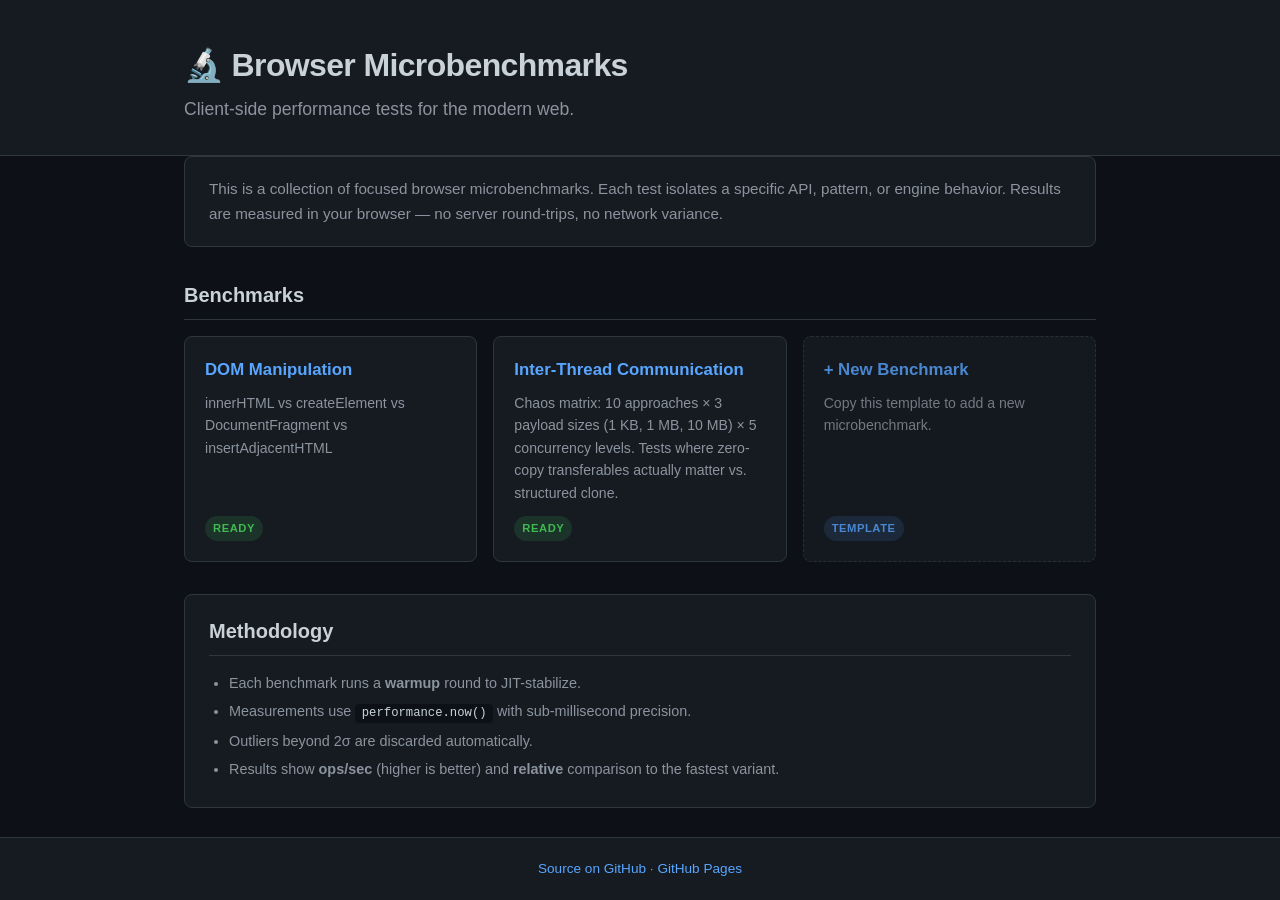
<file: index.html>
<!DOCTYPE html>
<html lang="en">
<head>
  <meta charset="UTF-8">
  <meta name="viewport" content="width=device-width, initial-scale=1.0">
  <title>Browser Microbenchmarks</title>
  <link rel="stylesheet" href="css/style.css">
</head>
<body>
  <header>
    <div class="container">
      <h1>🔬 Browser Microbenchmarks</h1>
      <p>Client-side performance tests for the modern web.</p>
    </div>
  </header>

  <main class="container">
    <section class="intro">
      <p>
        This is a collection of focused browser microbenchmarks. Each test isolates a specific
        API, pattern, or engine behavior. Results are measured in your browser — no server round-trips,
        no network variance.
      </p>
    </section>

    <section class="benchmarks-list">
      <h2>Benchmarks</h2>
      <div class="benchmarks-grid" id="benchmarks-grid">
        <!-- Benchmarks will be listed here -->
        <a href="benchmarks/dom-manipulation.html" class="benchmark-card">
          <h3>DOM Manipulation</h3>
          <p>innerHTML vs createElement vs DocumentFragment vs insertAdjacentHTML</p>
          <span class="status ready">ready</span>
        </a>

        <a href="benchmarks/inter-thread-communication.html" class="benchmark-card">
          <h3>Inter-Thread Communication</h3>
          <p>Chaos matrix: 10 approaches × 3 payload sizes (1 KB, 1 MB, 10 MB) × 5 concurrency levels. Tests where zero-copy transferables actually matter vs. structured clone.</p>
          <span class="status ready">ready</span>
        </a>

        <a href="benchmarks/template.html" class="benchmark-card template">
          <h3>+ New Benchmark</h3>
          <p>Copy this template to add a new microbenchmark.</p>
          <span class="status template">template</span>
        </a>
      </div>
    </section>

    <section class="methodology">
      <h2>Methodology</h2>
      <ul>
        <li>Each benchmark runs a <strong>warmup</strong> round to JIT-stabilize.</li>
        <li>Measurements use <code>performance.now()</code> with sub-millisecond precision.</li>
        <li>Outliers beyond 2&sigma; are discarded automatically.</li>
        <li>Results show <strong>ops/sec</strong> (higher is better) and <strong>relative</strong> comparison to the fastest variant.</li>
      </ul>
    </section>
  </main>

  <footer>
    <div class="container">
      <p>
        <a href="https://github.com/nickcoury/browser-microbenchmarks">Source on GitHub</a>
        &middot;
        <a href="https://nickcoury.github.io/browser-microbenchmarks/">GitHub Pages</a>
      </p>
    </div>
  </footer>
</body>
</html>
</file>
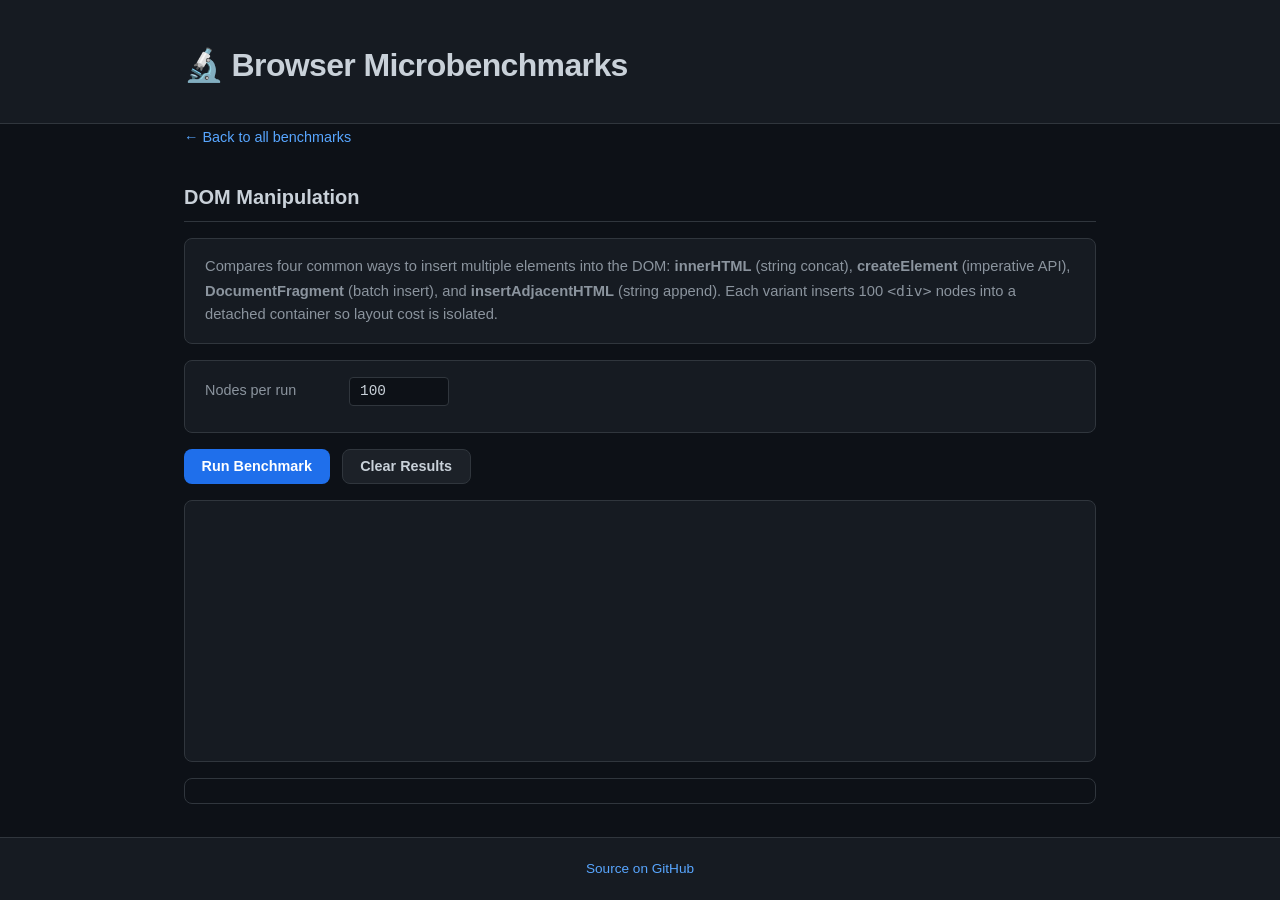
<file: benchmarks/dom-manipulation.html>
<!DOCTYPE html>
<html lang="en">
<head>
  <meta charset="UTF-8">
  <meta name="viewport" content="width=device-width, initial-scale=1.0">
  <title>DOM Manipulation — Browser Microbenchmarks</title>
  <link rel="stylesheet" href="../css/style.css">
</head>
<body class="benchmark-page">
  <header>
    <div class="container">
      <h1>🔬 Browser Microbenchmarks</h1>
    </div>
  </header>

  <main class="container">
    <a href="../index.html" class="back-link">← Back to all benchmarks</a>
    <h2>DOM Manipulation</h2>

    <section class="description">
      <p>
        Compares four common ways to insert multiple elements into the DOM:
        <strong>innerHTML</strong> (string concat), <strong>createElement</strong> (imperative API),
        <strong>DocumentFragment</strong> (batch insert), and <strong>insertAdjacentHTML</strong> (string append).
        Each variant inserts 100 <code>&lt;div&gt;</code> nodes into a detached container so layout cost is isolated.
      </p>
    </section>

    <section class="config-panel">
      <div class="config-row">
        <label for="node-count">Nodes per run</label>
        <input type="number" id="node-count" value="100" min="1" max="10000">
      </div>
    </section>

    <div class="controls">
      <button id="run-btn" class="btn">Run Benchmark</button>
      <button id="clear-btn" class="btn btn-secondary">Clear Results</button>
    </div>

    <div id="table"></div>
    <div class="chart-container">
      <canvas id="chart" style="width:100%;height:220px;"></canvas>
    </div>

    <pre id="log" class="log"></pre>
  </main>

  <footer>
    <div class="container">
      <p>
        <a href="https://github.com/nickcoury/browser-microbenchmarks">Source on GitHub</a>
      </p>
    </div>
  </footer>

  <script src="../js/benchmark.js"></script>
  <script>
    const nodeCount = () => parseInt(document.getElementById('node-count').value, 10);
    const runner = new BenchmarkRunner({ logEl: document.getElementById('log') });

    let container;

    runner.add('innerHTML', () => {
      let html = '';
      for (let i = 0; i < nodeCount(); i++) {
        html += '<div class="item" data-i="' + i + '">Item ' + i + '</div>';
      }
      container.innerHTML = html;
    }, {
      setup: () => { container = document.createElement('div'); },
      teardown: () => { container = null; }
    });

    runner.add('createElement', () => {
      for (let i = 0; i < nodeCount(); i++) {
        const el = document.createElement('div');
        el.className = 'item';
        el.dataset.i = String(i);
        el.textContent = 'Item ' + i;
        container.appendChild(el);
      }
    }, {
      setup: () => { container = document.createElement('div'); },
      teardown: () => { container = null; }
    });

    runner.add('DocumentFragment', () => {
      const frag = document.createDocumentFragment();
      for (let i = 0; i < nodeCount(); i++) {
        const el = document.createElement('div');
        el.className = 'item';
        el.dataset.i = String(i);
        el.textContent = 'Item ' + i;
        frag.appendChild(el);
      }
      container.appendChild(frag);
    }, {
      setup: () => { container = document.createElement('div'); },
      teardown: () => { container = null; }
    });

    runner.add('insertAdjacentHTML', () => {
      let html = '';
      for (let i = 0; i < nodeCount(); i++) {
        html += '<div class="item" data-i="' + i + '">Item ' + i + '</div>';
      }
      container.insertAdjacentHTML('beforeend', html);
    }, {
      setup: () => { container = document.createElement('div'); },
      teardown: () => { container = null; }
    });

    document.getElementById('run-btn').addEventListener('click', async () => {
      document.getElementById('run-btn').disabled = true;
      document.getElementById('log').textContent = '';
      const results = await runner.run();
      renderResults(results, document.getElementById('table'), document.getElementById('chart'));
      document.getElementById('run-btn').disabled = false;
    });

    document.getElementById('clear-btn').addEventListener('click', () => {
      document.getElementById('table').innerHTML = '';
      document.getElementById('log').textContent = '';
      const c = document.getElementById('chart');
      c.getContext('2d').clearRect(0, 0, c.width, c.height);
    });
  </script>
</body>
</html>
</file>
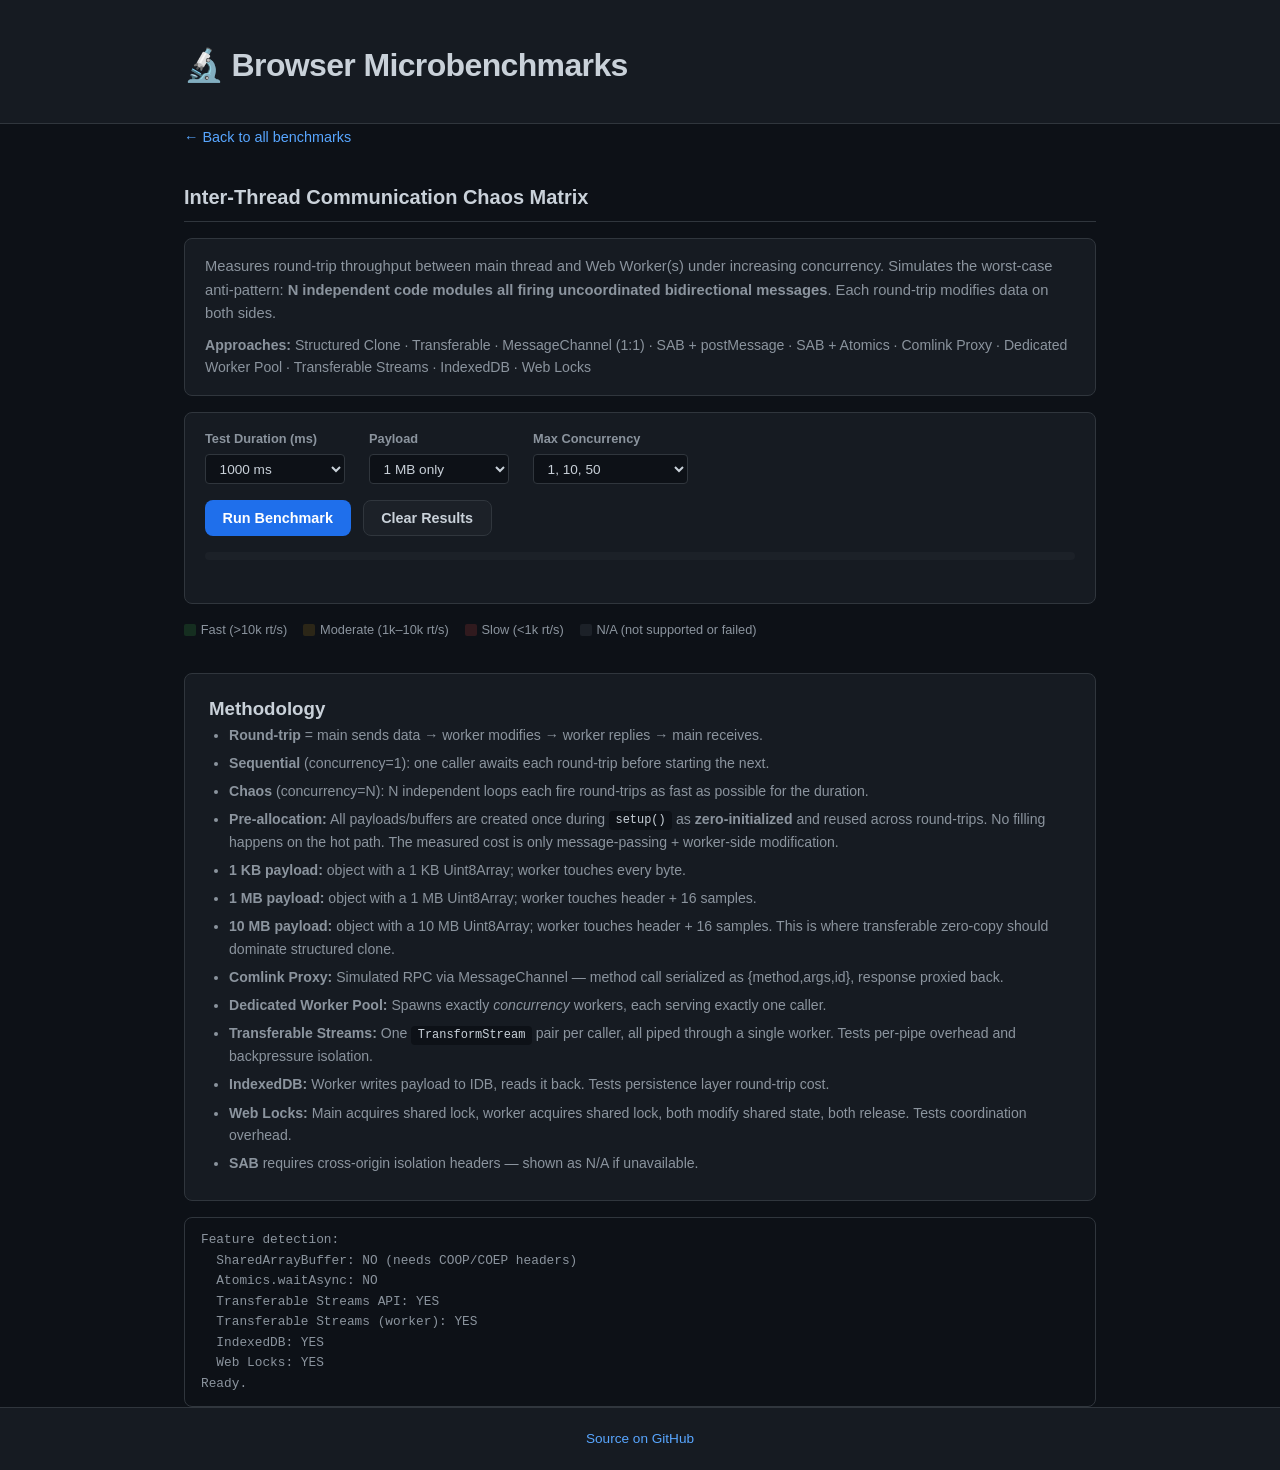
<file: benchmarks/inter-thread-communication.html>
<!DOCTYPE html>
<html lang="en">
<head>
  <meta charset="UTF-8">
  <meta name="viewport" content="width=device-width, initial-scale=1.0">
  <title>Inter-Thread Communication Chaos Matrix — Browser Microbenchmarks</title>
  <link rel="stylesheet" href="../css/style.css">
  <style>
    .matrix-table { width: 100%; border-collapse: collapse; font-size: 0.82rem; margin: 1rem 0; }
    .matrix-table th, .matrix-table td { padding: 0.45rem 0.5rem; border: 1px solid var(--border); text-align: center; }
    .matrix-table th { background: var(--surface-2); color: var(--text-muted); font-weight: 600; font-size: 0.75rem; text-transform: uppercase; }
    .matrix-table td:first-child, .matrix-table th:first-child { text-align: left; font-weight: 600; }
    .matrix-table .approach-name { color: var(--accent); }
    .cell-value { font-family: var(--mono); font-weight: 600; }
    .cell-suffix { font-size: 0.68rem; color: var(--text-muted); }
    .heat-fast { background: rgba(63,185,80,0.18); color: #3fb950; }
    .heat-mid { background: rgba(217,163,25,0.15); color: #d9a319; }
    .heat-slow { background: rgba(248,81,73,0.15); color: #f85149; }
    .heat-na { background: var(--surface-2); color: var(--text-muted); font-style: italic; }
    .controls-group { display: flex; gap: 1.5rem; flex-wrap: wrap; margin-bottom: 1rem; }
    .control { display: flex; flex-direction: column; gap: 0.3rem; }
    .control label { font-size: 0.8rem; color: var(--text-muted); font-weight: 600; }
    .control select, .control input { background: var(--bg); border: 1px solid var(--border); color: var(--text); padding: 0.35rem 0.6rem; border-radius: 4px; font-size: 0.85rem; }
    .progress-bar { width: 100%; height: 8px; background: var(--surface-2); border-radius: 4px; overflow: hidden; margin: 0.5rem 0; }
    .progress-fill { height: 100%; background: var(--accent); width: 0%; transition: width 0.2s; }
    .legend { display: flex; gap: 1rem; font-size: 0.8rem; color: var(--text-muted); margin-top: 0.5rem; flex-wrap: wrap; }
    .legend span { display: inline-flex; align-items: center; gap: 0.3rem; }
    .swatch { width: 12px; height: 12px; border-radius: 2px; display: inline-block; }
  </style>
</head>
<body class="benchmark-page">
  <header>
    <div class="container">
      <h1>🔬 Browser Microbenchmarks</h1>
    </div>
  </header>

  <main class="container">
    <a href="../index.html" class="back-link">← Back to all benchmarks</a>
    <h2>Inter-Thread Communication Chaos Matrix</h2>

    <section class="description">
      <p>
        Measures round-trip throughput between main thread and Web Worker(s) under increasing concurrency.
        Simulates the worst-case anti-pattern: <strong>N independent code modules all firing uncoordinated
        bidirectional messages</strong>. Each round-trip modifies data on both sides.
      </p>
      <p style="margin-top:0.5rem;color:var(--text-muted);font-size:0.88rem;">
        <strong>Approaches:</strong> Structured Clone · Transferable · MessageChannel (1:1) ·
        SAB + postMessage · SAB + Atomics · Comlink Proxy · Dedicated Worker Pool · Transferable Streams ·
        IndexedDB · Web Locks
      </p>
    </section>

    <section class="config-panel">
      <div class="controls-group">
        <div class="control">
          <label>Test Duration (ms)</label>
          <select id="duration">
            <option value="500">500 ms</option>
            <option value="1000" selected>1000 ms</option>
            <option value="2000">2000 ms</option>
            <option value="3000">3000 ms</option>
          </select>
        </div>
        <div class="control">
          <label>Payload</label>
          <select id="payload-mode">
            <option value="both">Both sizes</option>
            <option value="small">1 KB only</option>
            <option value="medium" selected>1 MB only</option>
            <option value="large">10 MB only</option>
          </select>
        </div>
        <div class="control">
          <label>Max Concurrency</label>
          <select id="max-concurrency">
            <option value="10">1, 10</option>
            <option value="50" selected>1, 10, 50</option>
            <option value="100">1, 10, 50, 100</option>
            <option value="200">1, 10, 50, 100, 200</option>
          </select>
        </div>
      </div>
      <div class="controls">
        <button id="run-btn" class="btn">Run Benchmark</button>
        <button id="clear-btn" class="btn btn-secondary">Clear Results</button>
      </div>
      <div class="progress-bar"><div id="progress-fill" class="progress-fill"></div></div>
      <div id="status" style="font-size:0.8rem;color:var(--text-muted);min-height:1.2rem;"></div>
    </section>

    <div id="results"></div>

    <div class="legend">
      <span><span class="swatch heat-fast"></span> Fast (&gt;10k rt/s)</span>
      <span><span class="swatch heat-mid"></span> Moderate (1k–10k rt/s)</span>
      <span><span class="swatch heat-slow"></span> Slow (&lt;1k rt/s)</span>
      <span><span class="swatch heat-na"></span> N/A (not supported or failed)</span>
    </div>

    <section class="methodology" style="margin-top:2rem;">
      <h3>Methodology</h3>
      <ul style="margin-left:1.25rem;color:var(--text-muted);font-size:0.88rem;">
        <li><strong>Round-trip</strong> = main sends data → worker modifies → worker replies → main receives.</li>
        <li><strong>Sequential</strong> (concurrency=1): one caller awaits each round-trip before starting the next.</li>
        <li><strong>Chaos</strong> (concurrency=N): N independent loops each fire round-trips as fast as possible for the duration.</li>
        <li><strong>Pre-allocation:</strong> All payloads/buffers are created once during <code>setup()</code> as <strong>zero-initialized</strong> and reused across round-trips. No filling happens on the hot path. The measured cost is only message-passing + worker-side modification.</li>
        <li><strong>1 KB payload:</strong> object with a 1 KB Uint8Array; worker touches every byte.</li>
        <li><strong>1 MB payload:</strong> object with a 1 MB Uint8Array; worker touches header + 16 samples.</li>
        <li><strong>10 MB payload:</strong> object with a 10 MB Uint8Array; worker touches header + 16 samples. This is where transferable zero-copy should dominate structured clone.</li>
        <li><strong>Comlink Proxy:</strong> Simulated RPC via MessageChannel — method call serialized as {method,args,id}, response proxied back.</li>
        <li><strong>Dedicated Worker Pool:</strong> Spawns exactly <em>concurrency</em> workers, each serving exactly one caller.</li>
        <li><strong>Transferable Streams:</strong> One <code>TransformStream</code> pair per caller, all piped through a single worker. Tests per-pipe overhead and backpressure isolation.</li>
        <li><strong>IndexedDB:</strong> Worker writes payload to IDB, reads it back. Tests persistence layer round-trip cost.</li>
        <li><strong>Web Locks:</strong> Main acquires shared lock, worker acquires shared lock, both modify shared state, both release. Tests coordination overhead.</li>
        <li><strong>SAB</strong> requires cross-origin isolation headers — shown as N/A if unavailable.</li>
      </ul>
    </section>

    <pre id="log" class="log"></pre>
  </main>

  <footer>
    <div class="container">
      <p><a href="https://github.com/nickcoury/browser-microbenchmarks">Source on GitHub</a></p>
    </div>
  </footer>

<script>
// ===================== Inline Worker =====================
const WORKER_CODE = `
const ports = new Map();
let sab = null;
let sabMeta = null;
let sabSlotSize = 0;
let sabCount = 0;

const api = {
  process(data, size) {
    let result = data;
    if (result && result.buffer) modifyBuffer(result.buffer, size);
    if (result instanceof ArrayBuffer) modifyBuffer(result, size);
    return result;
  }
};

let streamWriter = null;

self.onmessage = function(e) {
  const d = e.data;
  if (!d) return;

  if (d.cmd === 'init-port') {
    const port = d.port;
    const pid = d.portId;
    ports.set(pid, port);
    port.onmessage = ev => handleRequest(ev.data, port);
    return;
  }
  if (d.cmd === 'init-sab') {
    sab = d.sab;
    sabSlotSize = d.slotSize;
    sabCount = d.count;
    return;
  }
  if (d.cmd === 'init-sab-atomics') {
    sab = d.sab;
    sabMeta = new Int32Array(d.meta);
    sabSlotSize = d.slotSize;
    sabCount = d.count;
    startAtomicLoop();
    return;
  }
  if (d.cmd === 'init-stream') {
    startStreamWorker(d.writable, d.readableBack);
    return;
  }
  if (d.cmd === 'init-streams') {
    // Array of { readable, writable } pairs — one per caller
    for (const pair of d.pairs) {
      startStreamWorker(pair.readable, pair.writable);
    }
    return;
  }
  if (d.cmd === 'init-comlink-port') {
    const port = d.port;
    port.onmessage = ev => handleComlink(ev.data, port);
    return;
  }
  if (d.type) handleRequest(d, 'self');
};

function handleRequest(data, replyTarget) {
  const { type, id, payload, offset, size } = data;
  let result = payload;

  if (type === 'structured-clone') {
    if (result && result.buffer) modifyBuffer(result.buffer, size);
    result = { ...result, counter: (result.counter || 0) + 1 };
  } else if (type === 'transferable') {
    modifyBuffer(result, size);
  } else if (type === 'sab-postmessage') {
    if (sab) {
      const view = new Uint8Array(sab, offset, size);
      modifyBuffer(view, size);
    }
  }

  const response = { id, payload: result };
  const transfer = (type === 'transferable' && result instanceof ArrayBuffer) ? [result] : [];

  if (replyTarget === 'self') self.postMessage(response, transfer);
  else replyTarget.postMessage(response, transfer);
}

function handleComlink(data, port) {
  const { id, method, args, size } = data;
  const fn = api[method];
  let result = fn ? fn.apply(api, args) : null;
  const transfer = (result instanceof ArrayBuffer) ? [result] : [];
  port.postMessage({ id, result }, transfer);
}

function modifyBuffer(buf, size) {
  const view = (buf instanceof ArrayBuffer) ? new Uint8Array(buf) : buf;
  if (size <= 1024) {
    for (let i = 0; i < view.length; i++) view[i] = (view[i] + 1) % 256;
  } else {
    const step = Math.max(1, Math.floor(view.length / 16));
    for (let i = 0; i < view.length; i += step) view[i] = (view[i] + 1) % 256;
    for (let i = 0; i < Math.min(1024, view.length); i += 64) view[i] = (view[i] + 1) % 256;
  }
}

function startAtomicLoop() {
  (async function loop() {
    while (true) {
      let didWork = false;
      for (let i = 0; i < sabCount; i++) {
        if (Atomics.load(sabMeta, i) === 1) {
          const off = i * sabSlotSize;
          modifyBuffer(new Uint8Array(sab, off, sabSlotSize), sabSlotSize);
          Atomics.store(sabMeta, i + sabCount, 1);
          Atomics.notify(sabMeta, i + sabCount, 1);
          Atomics.store(sabMeta, i, 0);
          didWork = true;
        }
      }
      if (!didWork) await new Promise(r => setTimeout(r, 0));
    }
  })();
}

async function startStreamWorker(writableFromMain, readableBackToMain) {
  const reader = writableFromMain.getReader();
  const writer = readableBackToMain.getWriter();

  try {
    while (true) {
      const { done, value } = await reader.read();
      if (done) break;
      const { id, payload, size } = value;
      let result = payload;
      if (result && result.buffer) modifyBuffer(result.buffer, size);
      await writer.write({ id, payload: result });
    }
  } finally {
    await writer.close();
  }
}
`;

const workerBlob = new Blob([WORKER_CODE], { type: 'application/javascript' });
const workerUrl = URL.createObjectURL(workerBlob);

// ===================== Feature Detection =====================
const hasSAB = typeof SharedArrayBuffer !== 'undefined';
const hasSABA = hasSAB && typeof Atomics !== 'undefined' && typeof Atomics.waitAsync === 'function';
const hasStreamsAPI = typeof ReadableStream !== 'undefined' && typeof WritableStream !== 'undefined' && typeof TransformStream !== 'undefined';
let hasStreams = hasStreamsAPI;

// Real transferability test: Safari has the API but doesn't support postMessage transfer
async function testStreamTransferability() {
  if (!hasStreamsAPI) return false;
  try {
    const testCode = `
      self.onmessage = async e => {
        try {
          const reader = e.data.r.getReader();
          const { value } = await reader.read();
          self.postMessage({ ok: value === 42 });
        } catch (err) {
          self.postMessage({ ok: false, err: err.message });
        }
      };
    `;
    const testBlob = new Blob([testCode], { type: 'application/javascript' });
    const testUrl = URL.createObjectURL(testBlob);
    const worker = new Worker(testUrl);
    const ts = new TransformStream();
    const writer = ts.writable.getWriter();
    worker.postMessage({ r: ts.readable }, [ts.readable]);
    writer.write(42);
    writer.close();
    const result = await new Promise((resolve) => {
      worker.onmessage = e => resolve(e.data);
      setTimeout(() => resolve({ ok: false, err: 'timeout' }), 500);
    });
    worker.terminate();
    URL.revokeObjectURL(testUrl);
    return result.ok === true;
  } catch (e) {
    return false;
  }
}

function log(msg) {
  const el = document.getElementById('log');
  el.textContent += msg + '\n';
  el.scrollTop = el.scrollHeight;
  console.log(msg);
}

function setStatus(msg) { document.getElementById('status').textContent = msg; }
function setProgress(pct) { document.getElementById('progress-fill').style.width = pct + '%'; }

// ===================== Payload Builders =====================
let counter = 0;
function makeSmallPayload() {
  return { counter: ++counter, ts: performance.now(), buffer: new Uint8Array(1024 - 64) };
}
function makeLargePayload(size) {
  return { counter: ++counter, ts: performance.now(), meta: { v: 1 }, buffer: new Uint8Array(size - 64) };
}
function makeBuffer(size) { return new ArrayBuffer(size); }
function makePayload(size) {
  return size <= 1024 ? makeSmallPayload() : makeLargePayload(size);
}

// ===================== Approach Base =====================
class Approach {
  constructor(name) { this.name = name; }
  async setup(c, size) { }
  async teardown() { }
  async roundTrip(slotIndex, size) { throw new Error('implement: ' + this.name); }
}

// ===================== 1. Structured Clone =====================
class StructuredClone extends Approach {
  async setup(c, size) {
    this.worker = new Worker(workerUrl);
    this.pending = new Map();
    this.worker.onmessage = e => {
      const cb = this.pending.get(e.data.id);
      if (cb) { this.pending.delete(e.data.id); cb(e.data.payload); }
    };
    // Pre-allocate payloads so round-trip only measures message-passing + modification
    this.buffers = [];
    for (let i = 0; i < c; i++) {
      this.buffers.push(makePayload(size));
    }
  }
  async teardown() { this.worker.terminate(); }
  roundTrip(slotIndex, size) {
    return new Promise(resolve => {
      const id = ++this._id || (this._id = 1);
      this.pending.set(id, resolve);
      const payload = this.buffers[slotIndex];
      payload.counter++;
      payload.ts = performance.now();
      this.worker.postMessage({ type: 'structured-clone', id, payload, size });
    });
  }
}

// ===================== 2. Transferable =====================
class Transferable extends Approach {
  async setup(c, size) {
    this.worker = new Worker(workerUrl);
    this.pending = new Map();
    this.worker.onmessage = e => {
      const cb = this.pending.get(e.data.id);
      if (cb) { this.pending.delete(e.data.id); cb(e.data.payload); }
    };
    // Pre-allocate buffers so round-trip only measures transfer + modification
    this.buffers = [];
    for (let i = 0; i < c; i++) {
      this.buffers.push(makeBuffer(size));
    }
  }
  async teardown() { this.worker.terminate(); }
  roundTrip(slotIndex, size) {
    return new Promise(resolve => {
      const id = ++this._id || (this._id = 1);
      const buf = this.buffers[slotIndex];
      // Capture transferred buffer back into the pool on return
      this.pending.set(id, (returnedBuf) => {
        this.buffers[slotIndex] = returnedBuf;
        resolve(returnedBuf);
      });
      this.worker.postMessage({ type: 'transferable', id, payload: buf, size }, [buf]);
    });
  }
}

// ===================== 3. MessageChannel (1:1 port per caller) =====================
class MessageChannelApproach extends Approach {
  async setup(c, size) {
    this.worker = new Worker(workerUrl);
    this.ports = [];
    this.pending = [];
    this.buffers = [];
    for (let i = 0; i < c; i++) {
      const mc = new MessageChannel();
      this.worker.postMessage({ cmd: 'init-port', port: mc.port2, portId: i }, [mc.port2]);
      const pend = new Map();
      this.pending.push(pend);
      mc.port1.onmessage = e => {
        const cb = pend.get(e.data.id);
        if (cb) { pend.delete(e.data.id); cb(e.data.payload); }
      };
      mc.port1.start();
      this.ports.push(mc.port1);
      this.buffers.push(makePayload(size));
    }
  }
  async teardown() { this.worker.terminate(); }
  roundTrip(slotIndex, size) {
    return new Promise(resolve => {
      const port = this.ports[slotIndex % this.ports.length];
      const pend = this.pending[slotIndex % this.pending.length];
      const id = ++this._id || (this._id = 1);
      pend.set(id, resolve);
      const payload = this.buffers[slotIndex % this.buffers.length];
      payload.counter++;
      payload.ts = performance.now();
      port.postMessage({ type: 'structured-clone', id, payload, size });
    });
  }
}

// ===================== 4. SAB + postMessage (shared memory, message notification) =====================
class SABPostMessage extends Approach {
  async setup(c, size) {
    if (!hasSAB) return;
    this.size = size;
    const slotSize = Math.max(size, 1024);
    this.slotSize = slotSize;
    this.sab = new SharedArrayBuffer(slotSize * c + 64);
    this.worker = new Worker(workerUrl);
    this.worker.postMessage({ cmd: 'init-sab', sab: this.sab, slotSize, count: c });
    this.pending = new Map();
    this.worker.onmessage = e => {
      const cb = this.pending.get(e.data.id);
      if (cb) { this.pending.delete(e.data.id); cb(); }
    };
  }
  async teardown() { if (this.worker) this.worker.terminate(); }
  roundTrip(slotIndex, size) {
    return new Promise(resolve => {
      const id = ++this._id || (this._id = 1);
      this.pending.set(id, resolve);
      const offset = slotIndex * this.slotSize;
      const view = new Uint8Array(this.sab, offset, size);
      this.worker.postMessage({ type: 'sab-postmessage', id, offset, size });
    });
  }
}

// ===================== 5. SAB + Atomics (lock-free wait/notify) =====================
class SABAtomics extends Approach {
  async setup(c, size) {
    if (!hasSABA) return;
    this.size = size;
    const slotSize = Math.max(size, 1024);
    this.slotSize = slotSize;
    this.count = c;
    this.sab = new SharedArrayBuffer(slotSize * c + c * 2 * 4 + 64);
    this.meta = new Int32Array(this.sab, slotSize * c, c * 2);
    this.worker = new Worker(workerUrl);
    this.worker.postMessage({ cmd: 'init-sab-atomics', sab: this.sab, meta: this.meta, slotSize, count: c });
  }
  async teardown() { if (this.worker) this.worker.terminate(); }
  async roundTrip(slotIndex, size) {
    const offset = slotIndex * this.slotSize;
    const view = new Uint8Array(this.sab, offset, size);
    Atomics.store(this.meta, slotIndex + this.count, 0);
    Atomics.store(this.meta, slotIndex, 1);
    Atomics.notify(this.meta, slotIndex, 1);
    const res = Atomics.waitAsync(this.meta, slotIndex + this.count, 0);
    if (res.async) await res.value;
    Atomics.store(this.meta, slotIndex + this.count, 0);
  }
}

// ===================== 6. Comlink Proxy (RPC wrapper overhead) =====================
class ComlinkProxy extends Approach {
  async setup(c, size) {
    this.worker = new Worker(workerUrl);
    this.ports = [];
    this.pending = [];
    this.buffers = [];
    for (let i = 0; i < c; i++) {
      const mc = new MessageChannel();
      this.worker.postMessage({ cmd: 'init-comlink-port', port: mc.port2 }, [mc.port2]);
      const pend = new Map();
      this.pending.push(pend);
      mc.port1.onmessage = e => {
        const cb = pend.get(e.data.id);
        if (cb) { pend.delete(e.data.id); cb(e.data.result); }
      };
      mc.port1.start();
      this.ports.push(mc.port1);
      this.buffers.push(makePayload(size));
    }
  }
  async teardown() { this.worker.terminate(); }
  roundTrip(slotIndex, size) {
    return new Promise(resolve => {
      const port = this.ports[slotIndex % this.ports.length];
      const pend = this.pending[slotIndex % this.pending.length];
      const id = ++this._id || (this._id = 1);
      pend.set(id, resolve);
      const payload = this.buffers[slotIndex % this.buffers.length];
      payload.counter++;
      payload.ts = performance.now();
      // Comlink serializes as {id, method, args}
      port.postMessage({ id, method: 'process', args: [payload, size] });
    });
  }
}

// ===================== 7. Dedicated Worker Pool (1 worker per caller) =====================
class DedicatedWorkerPool extends Approach {
  async setup(c, size) {
    this.size = size;
    this.workers = [];
    this.pending = [];
    this.buffers = [];
    for (let i = 0; i < c; i++) {
      const worker = new Worker(workerUrl);
      const pend = new Map();
      this.pending.push(pend);
      worker.onmessage = e => {
        const cb = pend.get(e.data.id);
        if (cb) { pend.delete(e.data.id); cb(e.data.payload); }
      };
      this.workers.push(worker);
      this.buffers.push(makePayload(size));
    }
  }
  async teardown() { for (const w of this.workers) w.terminate(); }
  roundTrip(slotIndex, size) {
    return new Promise(resolve => {
      const worker = this.workers[slotIndex % this.workers.length];
      const pend = this.pending[slotIndex % this.pending.length];
      const id = ++this._id || (this._id = 1);
      pend.set(id, resolve);
      const payload = this.buffers[slotIndex % this.buffers.length];
      payload.counter++;
      payload.ts = performance.now();
      worker.postMessage({ type: 'structured-clone', id, payload, size });
    });
  }
}

// ===================== 8. Transferable Streams (dedicated pipe per caller) =====================
class TransferableStreams extends Approach {
  async setup(c, size) {
    if (!hasStreams) return;
    this.size = size;
    this.worker = new Worker(workerUrl);
    this.pending = [];      // pending maps per caller
    this.writers = [];      // writers to worker (one per caller)
    this.readers = [];      // readers from worker (one per caller)
    this._collecting = true;
    this.buffers = [];

    const pairsToTransfer = [];

    for (let i = 0; i < c; i++) {
      const mainToWorker = new TransformStream();
      const workerToMain = new TransformStream();

      // Main thread holds writer to worker, reader from worker
      this.writers.push(mainToWorker.writable.getWriter());
      this.readers.push(workerToMain.readable.getReader());
      this.pending.push(new Map());
      this.buffers.push(makePayload(size));

      // Transfer the opposite ends to the worker
      pairsToTransfer.push({
        readable: mainToWorker.readable,
        writable: workerToMain.writable
      });
    }

    this.worker.postMessage({ cmd: 'init-streams', pairs: pairsToTransfer },
      pairsToTransfer.flatMap(p => [p.readable, p.writable]));

    // Start response collectors
    for (let i = 0; i < c; i++) {
      this._collectLoop(i);
    }
  }

  async _collectLoop(idx) {
    const reader = this.readers[idx];
    const pending = this.pending[idx];
    try {
      while (this._collecting) {
        const { done, value } = await reader.read();
        if (done) break;
        const cb = pending.get(value.id);
        if (cb) { pending.delete(value.id); cb(value.payload); }
      }
    } catch (e) {
      log('TransferableStreams collector[' + idx + '] error: ' + e.message);
      this.broken = true;
    }
  }

  async teardown() {
    this._collecting = false;
    for (const w of this.writers) {
      try { await w.close(); } catch {}
    }
    for (const r of this.readers) {
      try { await r.cancel(); } catch {}
    }
    this.worker.terminate();
  }

  async roundTrip(slotIndex, size) {
    if (this.broken) {
      throw new Error('TransferableStreams pipe is broken — likely not supported in this browser');
    }
    const idx = slotIndex % this.writers.length;
    const id = ++this._id || (this._id = 1);
    const payload = this.buffers[idx];
    payload.counter++;
    payload.ts = performance.now();

    return new Promise((resolve, reject) => {
      const timer = setTimeout(() => {
        this.pending[idx].delete(id);
        reject(new Error('TransferableStreams round-trip timeout (>5s) — stream transfer not working in this browser'));
      }, 5000);

      this.pending[idx].set(id, (result) => {
        clearTimeout(timer);
        resolve(result);
      });

      this.writers[idx].write({ id, payload, size }).catch(err => {
        clearTimeout(timer);
        this.pending[idx].delete(id);
        this.broken = true;
        reject(err);
      });
    });
  }
}

// ===================== 9. IndexedDB =====================
class IndexedDBApproach extends Approach {
  async setup(c, size) {
    this.size = size;
    this.db = await openDB();
    this.pending = new Map();
    this._counter = 0;
    this.buffers = [];
    for (let i = 0; i < c; i++) {
      this.buffers.push(makePayload(size));
    }
  }
  async teardown() { this.db.close(); }
  roundTrip(slotIndex, size) {
    return new Promise((resolve, reject) => {
      const id = ++this._counter;
      const payload = this.buffers[slotIndex % this.buffers.length];
      payload.counter++;
      payload.ts = performance.now();
      const tx = this.db.transaction('bench', 'readwrite');
      const store = tx.objectStore('bench');
      const req = store.put(payload, id);
      req.onsuccess = () => {
        const getReq = store.get(id);
        getReq.onsuccess = () => resolve(getReq.result);
        getReq.onerror = () => reject(getReq.error);
      };
      req.onerror = () => reject(req.error);
    });
  }
}

function openDB() {
  return new Promise((resolve, reject) => {
    const req = indexedDB.open('bmc-idb', 1);
    req.onupgradeneeded = () => req.result.createObjectStore('bench');
    req.onsuccess = () => resolve(req.result);
    req.onerror = () => reject(req.error);
  });
}

// ===================== 10. Web Locks =====================
class WebLocks extends Approach {
  async setup(c, size) {
    this.size = size;
    this.lockName = 'bmc-lock-' + Math.random().toString(36).slice(2);
    this.sab = hasSAB ? new SharedArrayBuffer(4) : null;
    this.view = this.sab ? new Int32Array(this.sab) : null;
    this.buffers = [];
    for (let i = 0; i < c; i++) {
      this.buffers.push(makePayload(size));
    }
  }
  async teardown() { }
  roundTrip(slotIndex, size) {
    const payload = this.buffers[slotIndex % this.buffers.length];
    payload.counter++;
    payload.ts = performance.now();
    return new Promise(async (resolve) => {
      await navigator.locks.request(this.lockName, async () => {
        // Modify shared memory if available (simulates shared state)
        if (this.view) {
          this.view[0] = (this.view[0] + 1) & 0x7fffffff;
        }
        // Simulate a brief compute pass
        for (let i = 0; i < payload.buffer.length; i += 64) {
          payload.buffer[i] = (payload.buffer[i] + 1) % 256;
        }
        resolve(payload);
      });
    });
  }
}

// ===================== Benchmark Runner =====================
const APPROACHES = [
  { name: 'Structured Clone',      cls: StructuredClone,       supported: true },
  { name: 'Transferable',          cls: Transferable,          supported: true },
  { name: 'MessageChannel',        cls: MessageChannelApproach, supported: true },
  { name: 'SAB + postMessage',     cls: SABPostMessage,         supported: hasSAB },
  { name: 'SAB + Atomics',         cls: SABAtomics,             supported: hasSABA },
  { name: 'Comlink Proxy',         cls: ComlinkProxy,           supported: true },
  { name: 'Dedicated Worker Pool', cls: DedicatedWorkerPool,    supported: true },
  { name: 'Transferable Streams',  cls: TransferableStreams,    supported: hasStreams },
  { name: 'IndexedDB',             cls: IndexedDBApproach,      supported: typeof indexedDB !== 'undefined' },
  { name: 'Web Locks',             cls: WebLocks,               supported: typeof navigator !== 'undefined' && 'locks' in navigator },
];

async function runChaos(approachInfo, size, concurrency, durationMs) {
  const inst = new approachInfo.cls(approachInfo.name);
  await inst.setup(concurrency, size);

  const start = performance.now();
  let completed = 0;
  const runners = [];

  for (let i = 0; i < concurrency; i++) {
    runners.push((async () => {
      while (performance.now() - start < durationMs) {
        await inst.roundTrip(i, size);
        completed++;
      }
    })());
  }

  await Promise.all(runners);
  const elapsed = performance.now() - start;
  await inst.teardown();

  return {
    approach: approachInfo.name,
    size: size <= 1024 ? '1 KB' : '1 MB',
    concurrency,
    completed,
    rps: completed / (elapsed / 1000),
    latency: elapsed / completed,
  };
}

async function runSuite() {
  const duration = parseInt(document.getElementById('duration').value, 10);
  const payloadMode = document.getElementById('payload-mode').value;
  const maxConc = parseInt(document.getElementById('max-concurrency').value, 10);
  const concurrencies = [1, 10, 50, 100, 200].filter(c => c <= maxConc);
  const sizes = [];
  if (payloadMode === 'both' || payloadMode === 'small') sizes.push(1024);
  if (payloadMode === 'both' || payloadMode === 'medium') sizes.push(1024 * 1024);
  if (payloadMode === 'large') sizes.push(1024 * 1024 * 10);

  const totalTests = APPROACHES.filter(a => a.supported).length * sizes.length * concurrencies.length;
  let done = 0;
  const results = [];

  for (const approach of APPROACHES) {
    if (!approach.supported) continue;
    for (const size of sizes) {
      for (const c of concurrencies) {
        setStatus(`Running: ${approach.name} — ${size <= 1024 ? '1 KB' : '1 MB'} — concurrency ${c}`);
        try {
          const res = await runChaos(approach, size, c, duration);
          results.push(res);
          log(`${res.approach.padEnd(22)} ${res.size} c=${String(c).padStart(3)} → ${Math.round(res.rps).toLocaleString()} rt/s  (${res.latency.toFixed(2)} ms/rt)`);
        } catch (err) {
          log(`ERROR: ${approach.name} ${size} c=${c} — ${err.message}`);
          results.push({ approach: approach.name, size: size <= 1024 ? '1 KB' : '1 MB', concurrency: c, completed: 0, rps: 0, latency: Infinity, error: true });
        }
        done++;
        setProgress((done / totalTests) * 100);
      }
    }
  }

  setStatus(`Complete — ${totalTests} tests finished.`);
  setProgress(100);
  return results;
}

// ===================== Rendering =====================
function formatRps(v) {
  if (v >= 1_000_000) return (v / 1_000_000).toFixed(1) + 'M';
  if (v >= 1_000) return (v / 1_000).toFixed(1) + 'k';
  return v.toFixed(0);
}

function heatClass(rps) {
  if (rps === 0) return 'heat-na';
  if (rps >= 10_000) return 'heat-fast';
  if (rps >= 1_000) return 'heat-mid';
  return 'heat-slow';
}

function renderResults(results) {
  const sizes = [...new Set(results.map(r => r.size))];
  const concurrencies = [...new Set(results.map(r => r.concurrency))].sort((a, b) => a - b);

  let html = '';
  for (const size of sizes) {
    html += `<h3>${size} Payload — Round-trips/sec</h3>`;
    html += '<table class="matrix-table"><thead><tr><th>Approach</th>';
    for (const c of concurrencies) {
      html += `<th>${c === 1 ? 'Sequential' : c + ' concurrent'}</th>`;
    }
    html += '</tr></thead><tbody>';

    for (const approach of APPROACHES) {
      if (!approach.supported) continue;
      const rowResults = results.filter(r => r.approach === approach.name && r.size === size);
      if (!rowResults.length) continue;

      html += `<tr><td><span class="approach-name">${approach.name}</span></td>`;
      for (const c of concurrencies) {
        const r = rowResults.find(x => x.concurrency === c);
        if (!r || r.error) {
          html += '<td class="heat-na">N/A</td>';
        } else {
          const cls = heatClass(r.rps);
          html += `<td class="${cls}"><span class="cell-value">${formatRps(r.rps)}</span><br><span class="cell-suffix">${r.latency.toFixed(2)} ms/rt</span></td>`;
        }
      }
      html += '</tr>';
    }
    html += '</tbody></table>';
  }

  document.getElementById('results').innerHTML = html;
}

// ===================== Event Handlers =====================
document.getElementById('run-btn').addEventListener('click', async () => {
  document.getElementById('run-btn').disabled = true;
  document.getElementById('log').textContent = '';
  document.getElementById('results').innerHTML = '';
  setProgress(0);

  const results = await runSuite();
  renderResults(results);

  document.getElementById('run-btn').disabled = false;
});

document.getElementById('clear-btn').addEventListener('click', () => {
  document.getElementById('results').innerHTML = '';
  document.getElementById('log').textContent = '';
  setProgress(0);
  setStatus('');
});

// Log feature support + run async stream transferability test
(async () => {
  if (hasStreamsAPI) {
    const transferable = await testStreamTransferability();
    hasStreams = transferable;
    if (!transferable) {
      const entry = APPROACHES.find(a => a.name === 'Transferable Streams');
      if (entry) entry.supported = false;
    }
  }

  log('Feature detection:');
  log('  SharedArrayBuffer: ' + (hasSAB ? 'YES' : 'NO (needs COOP/COEP headers)'));
  log('  Atomics.waitAsync: ' + (hasSABA ? 'YES' : 'NO'));
  log('  Transferable Streams API: ' + (hasStreamsAPI ? 'YES' : 'NO'));
  log('  Transferable Streams (worker): ' + (hasStreams ? 'YES' : 'NO'));
  log('  IndexedDB: ' + (typeof indexedDB !== 'undefined' ? 'YES' : 'NO'));
  log('  Web Locks: ' + (typeof navigator !== 'undefined' && 'locks' in navigator ? 'YES' : 'NO'));
  log('Ready.');
})();
</script>
</body>
</html>
</file>
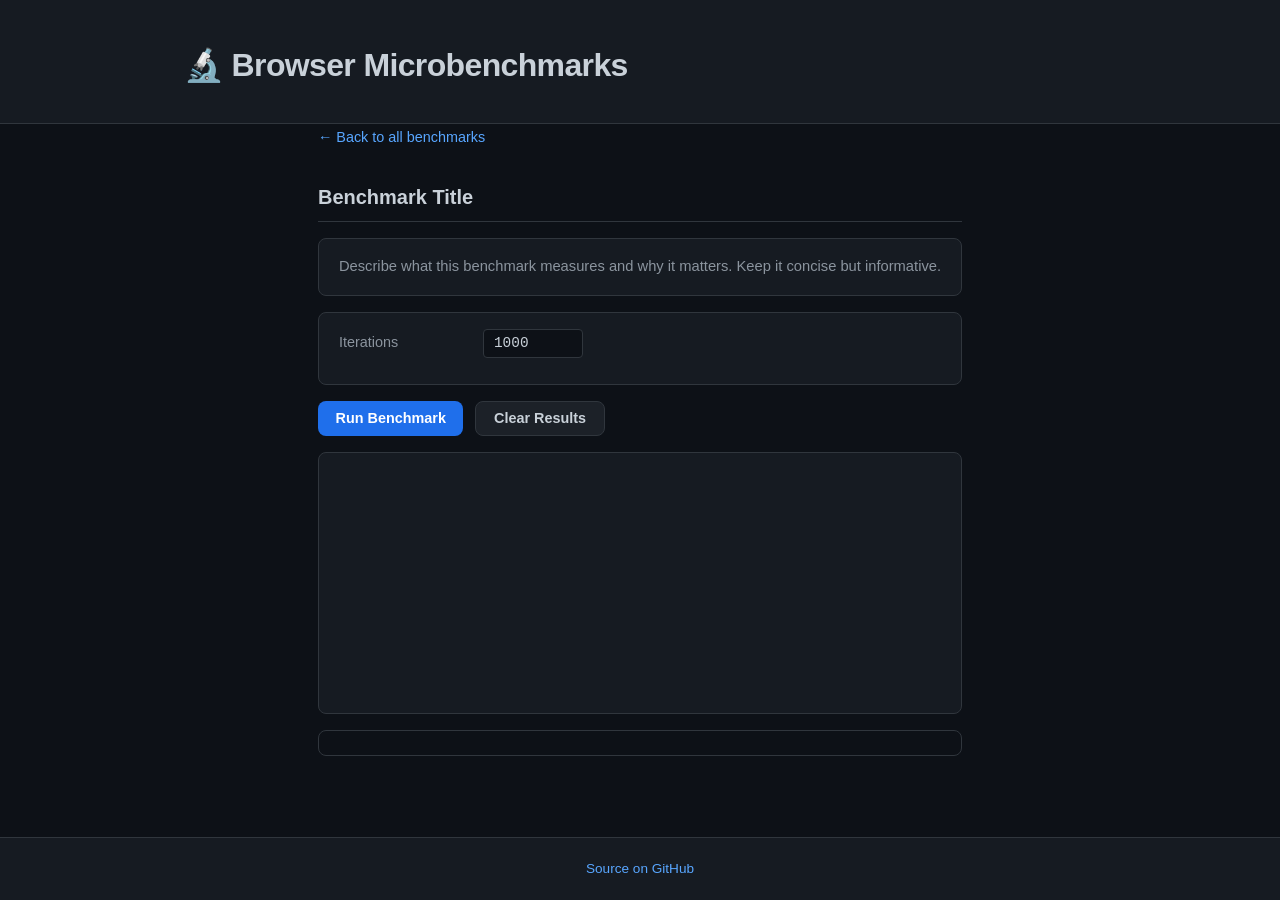
<file: benchmarks/template.html>
<!DOCTYPE html>
<html lang="en">
<head>
  <meta charset="UTF-8">
  <meta name="viewport" content="width=device-width, initial-scale=1.0">
  <title>Benchmark Template — Browser Microbenchmarks</title>
  <link rel="stylesheet" href="../css/style.css">
</head>
<body class="benchmark-page">
  <header>
    <div class="container">
      <h1>🔬 Browser Microbenchmarks</h1>
    </div>
  </header>

  <main class="container">
    <a href="../index.html" class="back-link">← Back to all benchmarks</a>
    <h2>Benchmark Title</h2>

    <section class="description">
      <p>
        Describe what this benchmark measures and why it matters.
        Keep it concise but informative.
      </p>
    </section>

    <section class="config-panel">
      <div class="config-row">
        <label for="iterations">Iterations</label>
        <input type="number" id="iterations" value="1000" min="1" max="1000000">
      </div>
    </section>

    <div class="controls">
      <button id="run-btn" class="btn">Run Benchmark</button>
      <button id="clear-btn" class="btn btn-secondary">Clear Results</button>
    </div>

    <div id="table"></div>
    <div class="chart-container">
      <canvas id="chart" style="width:100%;height:220px;"></canvas>
    </div>

    <pre id="log" class="log"></pre>
  </main>

  <footer>
    <div class="container">
      <p>
        <a href="https://github.com/nickcoury/browser-microbenchmarks">Source on GitHub</a>
      </p>
    </div>
  </footer>

  <script src="../js/benchmark.js"></script>
  <script>
    const iterations = () => parseInt(document.getElementById('iterations').value, 10);
    const runner = new BenchmarkRunner({ logEl: document.getElementById('log') });

    // TODO: Add your benchmark variants here
    runner.add('Variant A', () => {
      for (let i = 0; i < iterations(); i++) {
        // Code under test
      }
    });

    runner.add('Variant B', () => {
      for (let i = 0; i < iterations(); i++) {
        // Alternative implementation
      }
    });

    document.getElementById('run-btn').addEventListener('click', async () => {
      document.getElementById('run-btn').disabled = true;
      document.getElementById('log').textContent = '';
      const results = await runner.run();
      renderResults(results, document.getElementById('table'), document.getElementById('chart'));
      document.getElementById('run-btn').disabled = false;
    });

    document.getElementById('clear-btn').addEventListener('click', () => {
      document.getElementById('table').innerHTML = '';
      document.getElementById('log').textContent = '';
      const c = document.getElementById('chart');
      c.getContext('2d').clearRect(0, 0, c.width, c.height);
    });
  </script>
</body>
</html>
</file>
<file: css/style.css>
:root {
  --bg: #0d1117;
  --surface: #161b22;
  --surface-2: #1c2128;
  --border: #30363d;
  --text: #c9d1d9;
  --text-muted: #8b949e;
  --accent: #58a6ff;
  --accent-dim: #1f6feb;
  --success: #3fb950;
  --warning: #d29922;
  --danger: #f85149;
  --radius: 8px;
  --font: -apple-system, BlinkMacSystemFont, "Segoe UI", Roboto, Helvetica, Arial, sans-serif;
  --mono: "SFMono-Regular", Consolas, "Liberation Mono", Menlo, Courier, monospace;
}

* { box-sizing: border-box; margin: 0; padding: 0; }

body {
  background: var(--bg);
  color: var(--text);
  font-family: var(--font);
  line-height: 1.6;
  min-height: 100vh;
  display: flex;
  flex-direction: column;
}

.container {
  max-width: 960px;
  margin: 0 auto;
  padding: 0 1.5rem;
}

header {
  background: var(--surface);
  border-bottom: 1px solid var(--border);
  padding: 2.5rem 0 2rem;
}

header h1 {
  font-size: 2rem;
  font-weight: 700;
  letter-spacing: -0.02em;
}

header p {
  color: var(--text-muted);
  margin-top: 0.25rem;
  font-size: 1.1rem;
}

main {
  flex: 1;
  padding: 2rem 0;
}

.intro {
  background: var(--surface);
  border: 1px solid var(--border);
  border-radius: var(--radius);
  padding: 1.25rem 1.5rem;
  margin-bottom: 2rem;
  font-size: 0.95rem;
}

.intro p { color: var(--text-muted); }

h2 {
  font-size: 1.25rem;
  margin-bottom: 1rem;
  border-bottom: 1px solid var(--border);
  padding-bottom: 0.5rem;
}

.benchmarks-grid {
  display: grid;
  grid-template-columns: repeat(auto-fill, minmax(280px, 1fr));
  gap: 1rem;
  margin-bottom: 2rem;
}

.benchmark-card {
  background: var(--surface);
  border: 1px solid var(--border);
  border-radius: var(--radius);
  padding: 1.25rem;
  text-decoration: none;
  color: inherit;
  transition: border-color 0.15s, transform 0.1s;
  display: flex;
  flex-direction: column;
}

.benchmark-card:hover {
  border-color: var(--accent);
  transform: translateY(-2px);
}

.benchmark-card.template {
  border-style: dashed;
  opacity: 0.8;
}

.benchmark-card.template:hover { opacity: 1; }

.benchmark-card h3 {
  font-size: 1.05rem;
  margin-bottom: 0.5rem;
  color: var(--accent);
}

.benchmark-card p {
  color: var(--text-muted);
  font-size: 0.88rem;
  flex: 1;
}

.status {
  display: inline-block;
  font-size: 0.7rem;
  font-weight: 600;
  text-transform: uppercase;
  letter-spacing: 0.05em;
  padding: 0.2rem 0.5rem;
  border-radius: 999px;
  margin-top: 0.75rem;
  align-self: flex-start;
}

.status.ready { background: rgba(63,185,80,0.15); color: var(--success); }
.status.template { background: rgba(88,166,255,0.15); color: var(--accent); }

.methodology {
  background: var(--surface);
  border: 1px solid var(--border);
  border-radius: var(--radius);
  padding: 1.25rem 1.5rem;
}

.methodology ul {
  margin-left: 1.25rem;
  color: var(--text-muted);
  font-size: 0.9rem;
}

.methodology li { margin-bottom: 0.35rem; }

.methodology code {
  background: var(--bg);
  padding: 0.15rem 0.4rem;
  border-radius: 4px;
  font-family: var(--mono);
  font-size: 0.85em;
  color: var(--text);
}

/* ===== Benchmark page styles ===== */

.benchmark-page h2 { margin-top: 1.5rem; }

.controls {
  display: flex;
  gap: 0.75rem;
  margin: 1rem 0;
  flex-wrap: wrap;
}

.btn {
  background: var(--accent-dim);
  color: #fff;
  border: none;
  padding: 0.55rem 1.1rem;
  border-radius: var(--radius);
  font-size: 0.9rem;
  font-weight: 600;
  cursor: pointer;
  transition: background 0.15s;
}

.btn:hover { background: var(--accent); }

.btn:disabled { opacity: 0.5; cursor: not-allowed; }

.btn-secondary {
  background: var(--surface-2);
  border: 1px solid var(--border);
  color: var(--text);
}

.btn-secondary:hover { background: var(--border); }

.results-table {
  width: 100%;
  border-collapse: collapse;
  margin: 1rem 0;
  font-size: 0.9rem;
}

.results-table th,
.results-table td {
  padding: 0.6rem 0.75rem;
  text-align: left;
  border-bottom: 1px solid var(--border);
}

.results-table th {
  color: var(--text-muted);
  font-weight: 600;
  font-size: 0.8rem;
  text-transform: uppercase;
  letter-spacing: 0.04em;
}

.results-table .rank { width: 40px; text-align: center; }
.results-table .ops { text-align: right; font-family: var(--mono); }
.results-table .relative { text-align: right; font-family: var(--mono); }
.results-table .bar-cell { width: 40%; padding: 0; }

.bar-bg {
  background: var(--bg);
  height: 22px;
  border-radius: 4px;
  overflow: hidden;
  margin: 4px 0;
}

.bar-fill {
  height: 100%;
  background: linear-gradient(90deg, var(--accent-dim), var(--accent));
  border-radius: 4px;
  transition: width 0.4s ease;
  min-width: 2px;
}

.chart-container {
  background: var(--surface);
  border: 1px solid var(--border);
  border-radius: var(--radius);
  padding: 1rem;
  margin: 1rem 0;
  min-height: 200px;
}

.config-panel {
  background: var(--surface);
  border: 1px solid var(--border);
  border-radius: var(--radius);
  padding: 1rem 1.25rem;
  margin: 1rem 0;
}

.config-panel label {
  display: inline-block;
  min-width: 140px;
  color: var(--text-muted);
  font-size: 0.9rem;
}

.config-panel input[type="number"] {
  background: var(--bg);
  border: 1px solid var(--border);
  color: var(--text);
  padding: 0.35rem 0.6rem;
  border-radius: 4px;
  font-family: var(--mono);
  font-size: 0.9rem;
  width: 100px;
}

.config-row { margin-bottom: 0.6rem; }

.log {
  background: var(--bg);
  border: 1px solid var(--border);
  border-radius: var(--radius);
  padding: 0.75rem 1rem;
  font-family: var(--mono);
  font-size: 0.8rem;
  color: var(--text-muted);
  max-height: 200px;
  overflow-y: auto;
  white-space: pre-wrap;
  margin-top: 1rem;
}

.description {
  background: var(--surface);
  border: 1px solid var(--border);
  border-radius: var(--radius);
  padding: 1rem 1.25rem;
  margin-bottom: 1rem;
}

.description p { color: var(--text-muted); font-size: 0.92rem; }

.back-link {
  display: inline-flex;
  align-items: center;
  gap: 0.4rem;
  color: var(--accent);
  text-decoration: none;
  font-size: 0.9rem;
  margin-bottom: 0.5rem;
}

.back-link:hover { text-decoration: underline; }

footer {
  background: var(--surface);
  border-top: 1px solid var(--border);
  padding: 1.25rem 0;
  text-align: center;
  font-size: 0.85rem;
  color: var(--text-muted);
}

footer a { color: var(--accent); text-decoration: none; }

@media (max-width: 600px) {
  .benchmarks-grid { grid-template-columns: 1fr; }
  .results-table .bar-cell { display: none; }
}
</file>
